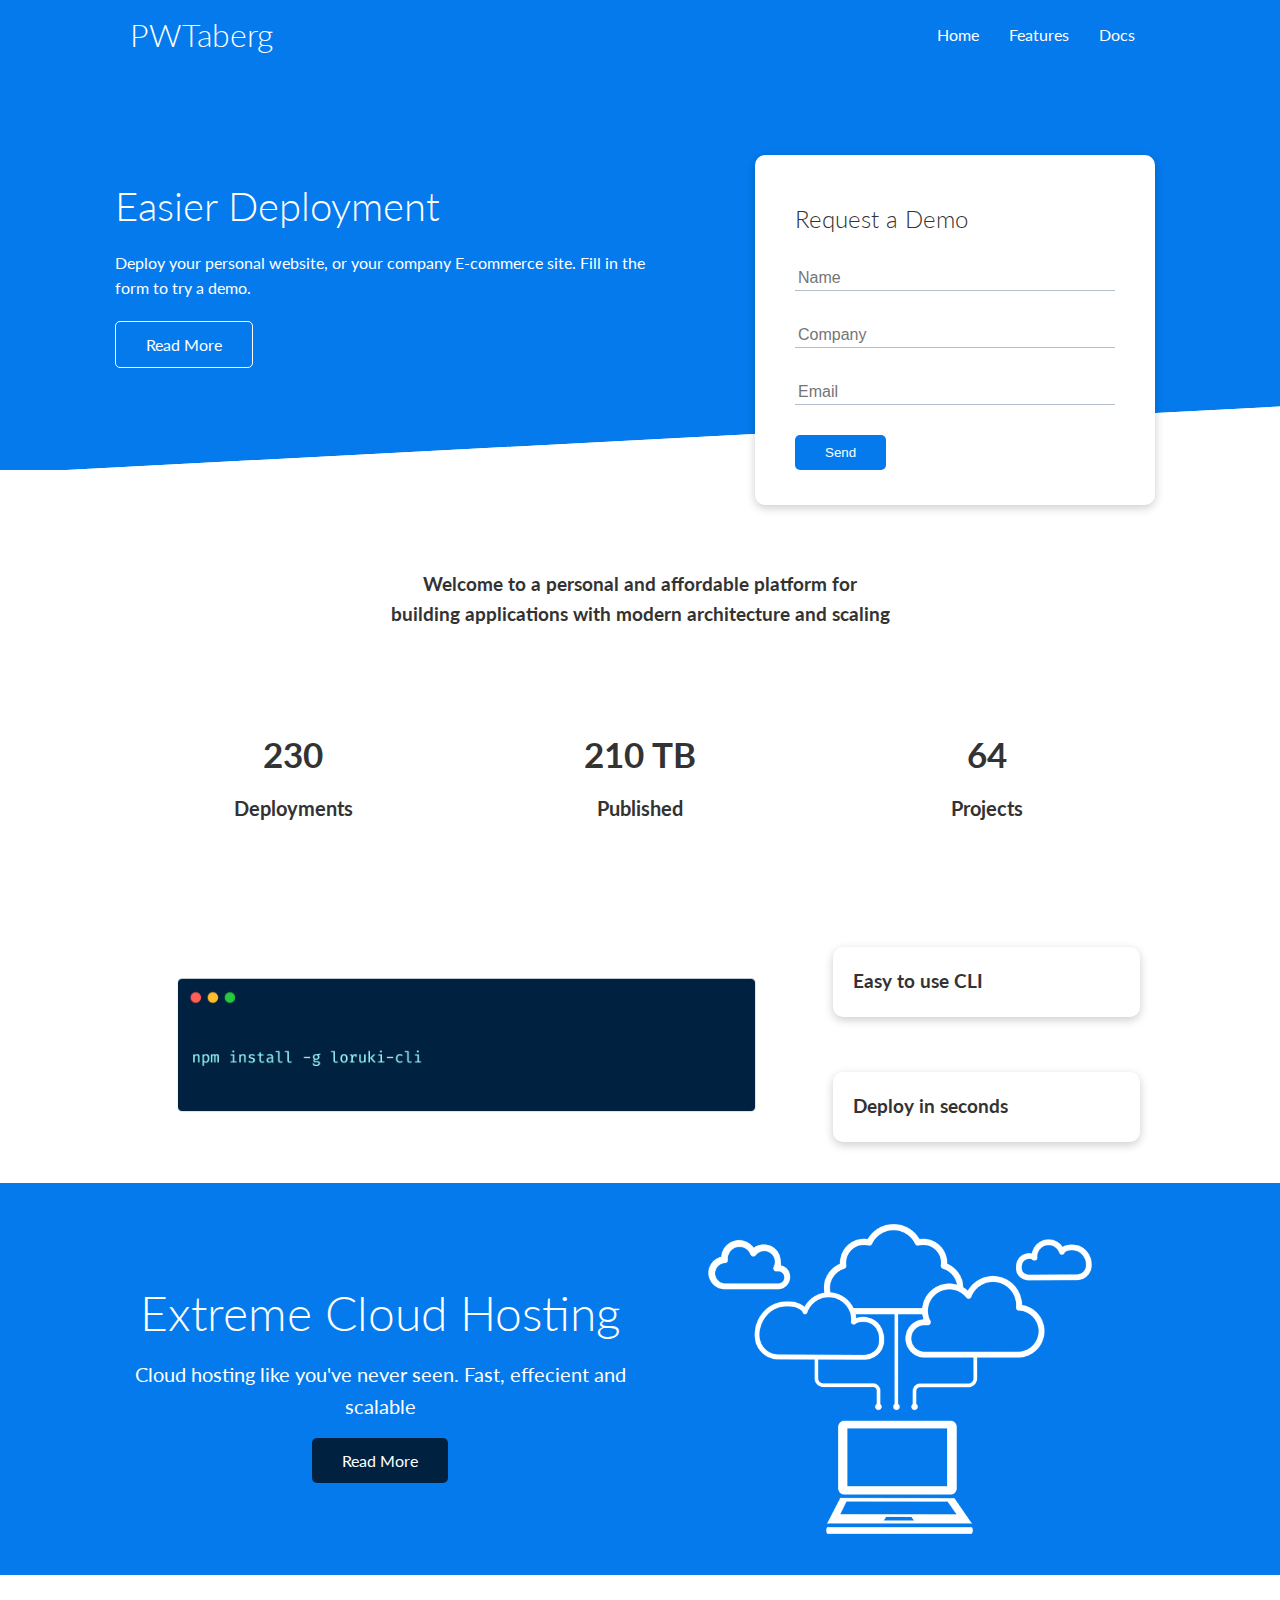
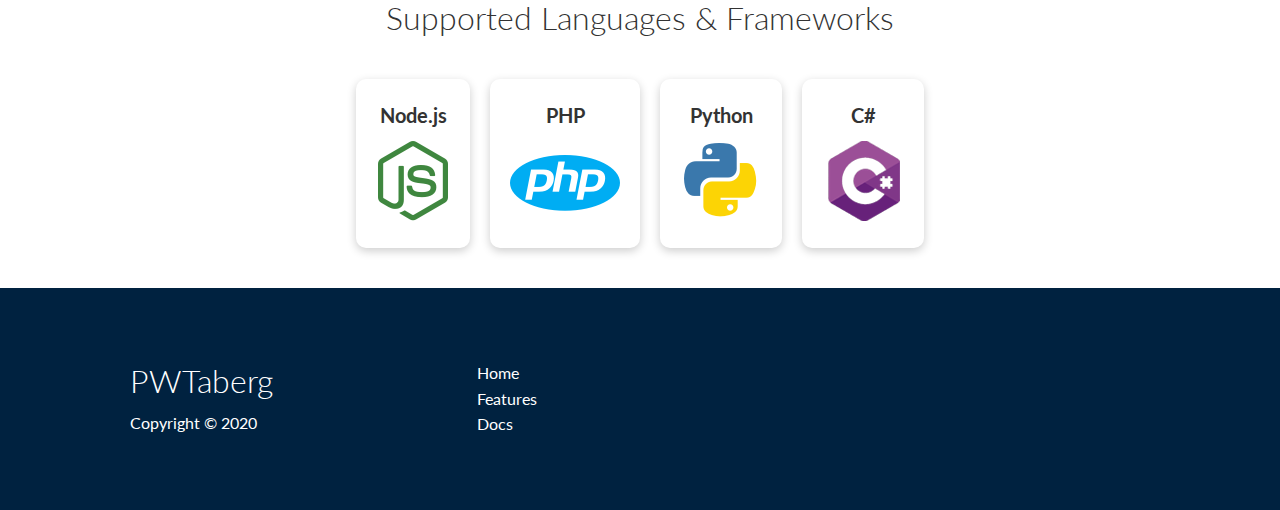
<file: index.html>
<!DOCTYPE html>
<html lang="en">

<head>
    <meta charset="UTF-8">
    <meta name="viewport" content="width=device-width, initial-scale=1.0">
    <link rel="stylesheet" href="https://cdnjs.cloudflare.com/ajax/libs/font-awesome/5.15.1/css/all.min.css"
        integrity="sha512-+4zCK9k+qNFUR5X+cKL9EIR+ZOhtIloNl9GIKS57V1MyNsYpYcUrUeQc9vNfzsWfV28IaLL3i96P9sdNyeRssA=="
        crossorigin="anonymous" />
    <link rel="stylesheet" href="css/utilities.css">
    <link rel="stylesheet" href="css/style.css">

    <title>PWTaberg | Cloud Hosting</title>
</head>

<body>
    <!-- Navbar -->
    <div class="navbar">
        <div class="container flex">
            <h1 class="logo">PWTaberg</h1>
            <nav>
                <ul>
                    <li><a href="index.html">Home</a></li>
                    <li><a href="features.html">Features</a></li>
                    <li><a href="docs.html">Docs</a></li>
                </ul>
            </nav>
        </div>
    </div>

    <!-- Showcase -->
    <section class="showcase">
        <div class="container grid">
            <div class="showcase-text">
                <h1>Easier Deployment</h1>
                <p>Deploy your personal website, or your company E-commerce site. Fill in the form to try a demo.
                </p>
                <a href="features.html" class="btn btn-outline">Read More</a>
            </div>
            <div class="showcase-form card">
                <h2>Request a Demo</h2>
                <form>
                    <div class="form-control">
                        <input type="text" name="name" placeholder="Name" required>
                    </div>
                    <div class="form-control">
                        <input type="text" name="company" placeholder="Company" required>
                    </div>
                    <div class="form-control">
                        <input type="email" name="email" placeholder="Email" required>
                    </div>
                    <input class="btn btn-primary" type="submit" value="Send">
                </form>
            </div>
        </div>
    </section>

    <!-- Stats-->
    <section class="stats">
        <div class="container">
            <h3 class="stats-heading text-center my-1">
                Welcome to a personal and affordable platform for building applications with modern architecture and
                scaling
            </h3>
            <div class="grid grid-3 text-center my-4">
                <div>
                    <i class="fas fa-server fa-3x"></i>
                    <h3>230</h3>
                    <p class="text--secondary">Deployments</p>
                </div>
                <div>
                    <i class="fas fa-upload fa-3x"></i>
                    <h3>210 TB</h3>
                    <p class="text--secondary">Published</p>
                </div>
                <div>
                    <i class="fas fa-project-diagram fa-3x"></i>
                    <h3>64</h3>
                    <p class="text--secondary">Projects</p>
                </div>
            </div>
        </div>
    </section>
    <!-- CLI-->
    <section class="cli">
        <div class="container grid">
            <img src="images/cli.png" alt="">
            <div class="card">
                <h3>Easy to use CLI</h3>
            </div>
            <div class="card">
                <h3>Deploy in seconds</h3>
            </div>
        </div>
    </section>

    <!--Cloud -->
    <section class="cloud bg-primary my-2 py-2">
        <div class="container grid">
            <div class="text-center">
                <h2 class="lg">Extreme Cloud Hosting</h2>
                <p class="lead my-1">Cloud hosting like you've never seen. Fast, effecient and scalable </p>
                <a class="btn btn-dark" href="features.html">Read More</a>
            </div>
            <img src="images/cloud.png" alt="">
        </div>
    </section>

    <!-- Languages -->
    <section class="languages">
        <h2 class="md text-center my-2">Supported Languages & Frameworks</h2>
        <div class="container flex">
            <div class="card">
                <h4>Node.js</h4>
                <img src="images/logos/node.png" alt="">
            </div>
            <div class="card">
                <h4>PHP</h4>
                <img src="images/logos/php.png" alt="">
            </div>
            <div class="card">
                <h4>Python</h4>
                <img src="images/logos/python.png" alt="">
            </div>
            <div class="card">
                <h4>C#</h4>
                <img src="images/logos/csharp.png" alt="">
            </div>
        </div>
    </section>

    <!-- Footer -->
    <footer class="footer bg-dark py-5">
        <div class="container grid grid-3">
            <div>
                <h1>PWTaberg</h1>
                <p>Copyright &copy; 2020</p>
            </div>
            <nav>
                <ul>
                    <li><a href="index.html">Home</a></li>
                    <li><a href="features.html">Features</a></li>
                    <li><a href="docs.html">Docs</a></li>
                </ul>
            </nav>
            <div class="social">
                <a href="#"><i class="fab fa-github fa-2x"></i></a>
                <a href="#"><i class="fab fa-facebook fa-2x"></i></a>
                <a href="#"><i class="fab fa-instagram fa-2x"></i></a>
                <a href="#"><i class="fab fa-twitter fa-2x"></i></a>
            </div>
        </div>
    </footer>
</body>

</html>
</file>
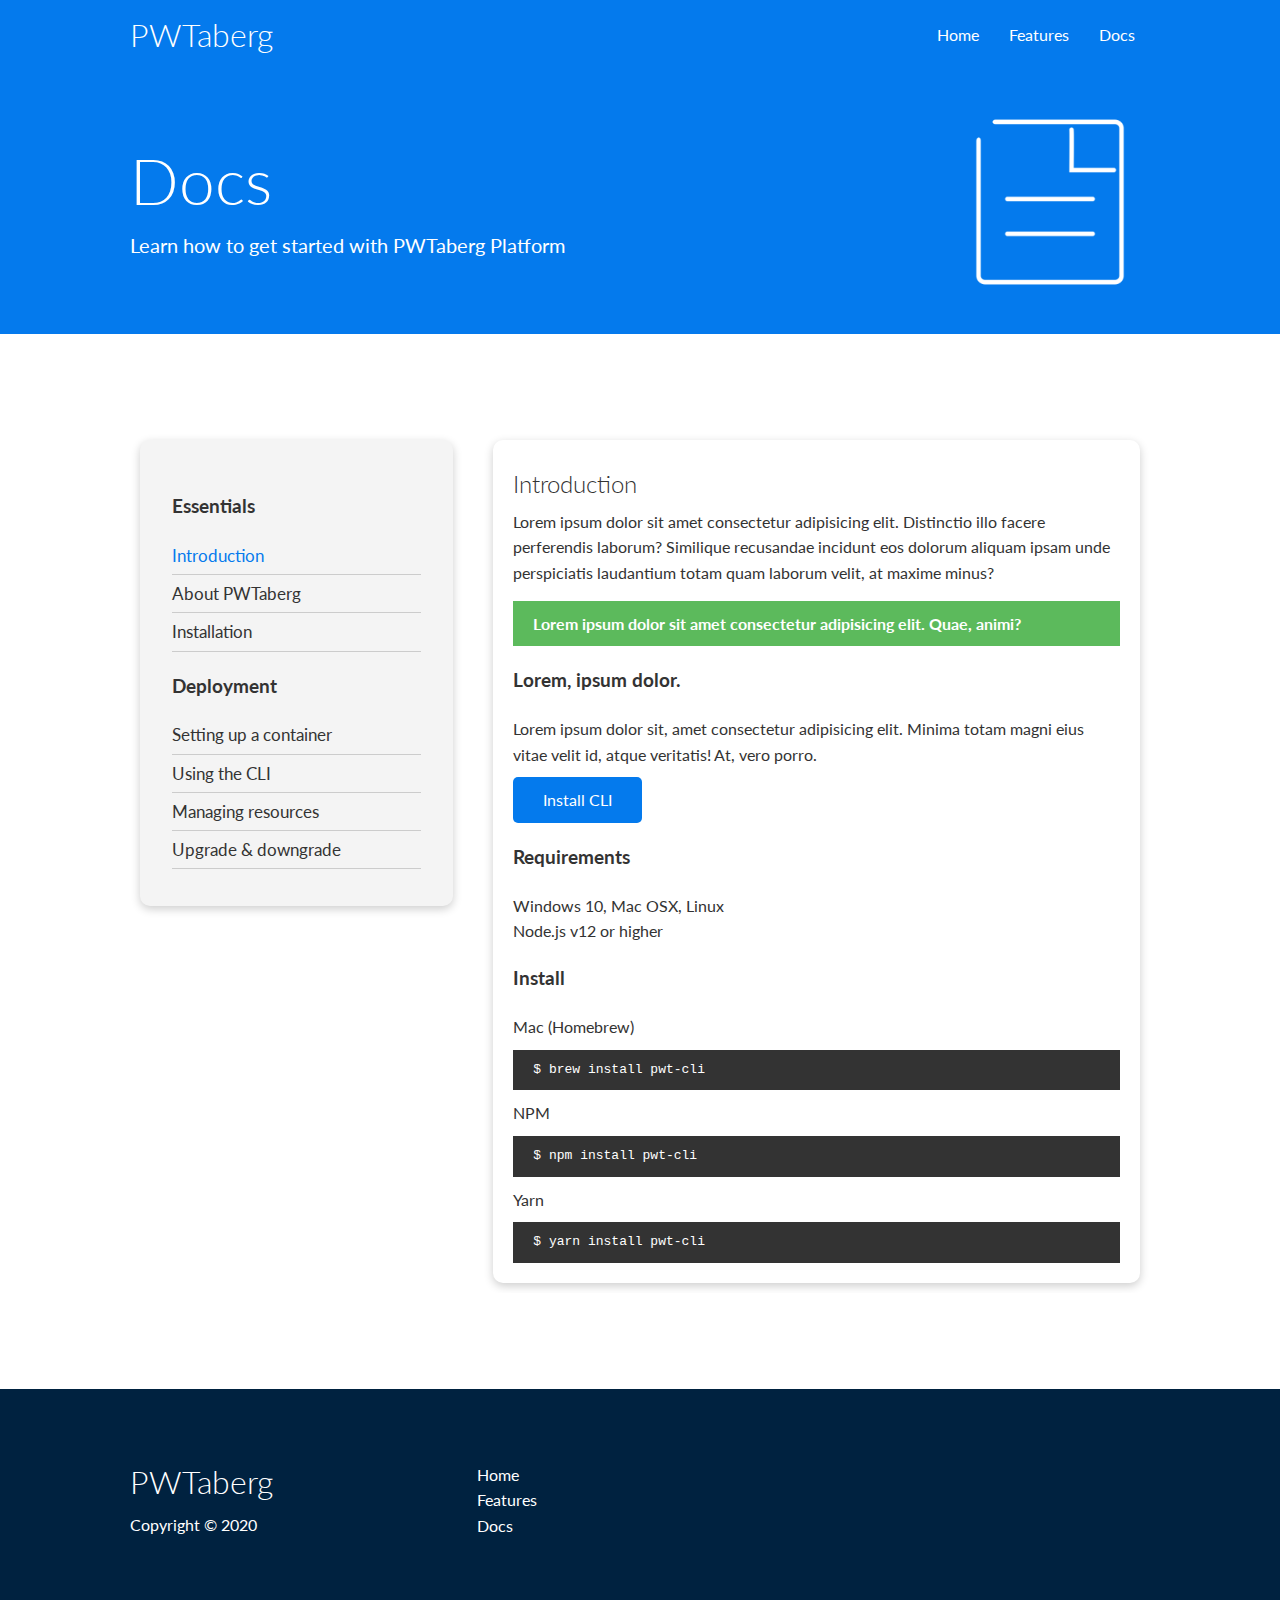
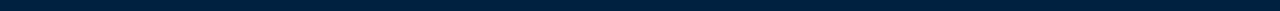
<file: docs.html>
<!DOCTYPE html>
<html lang="en">

<head>
    <meta charset="UTF-8">
    <meta name="viewport" content="width=device-width, initial-scale=1.0">
    <link rel="stylesheet" href="https://cdnjs.cloudflare.com/ajax/libs/font-awesome/5.15.1/css/all.min.css"
        integrity="sha512-+4zCK9k+qNFUR5X+cKL9EIR+ZOhtIloNl9GIKS57V1MyNsYpYcUrUeQc9vNfzsWfV28IaLL3i96P9sdNyeRssA=="
        crossorigin="anonymous" />
    <link rel="stylesheet" href="css/utilities.css">
    <link rel="stylesheet" href="css/style.css">

    <title>PWTaberg | Cloud Hosting</title>
</head>



<body>
    <!-- Navbar -->
    <div class="navbar">
        <div class="container flex">
            <h1 class="logo">PWTaberg</h1>
            <nav>
                <ul>
                    <li><a href="index.html">Home</a></li>
                    <li><a href="features.html">Features</a></li>
                    <li><a href="docs.html">Docs</a></li>
                </ul>
            </nav>
        </div>
    </div>

    <!-- Head -->
    <section class="docs-head bg-primary py-3">
        <div class="container grid">
            <div>
                <h1 class="xl">Docs</h1>
                <p class="lead">
                    Learn how to get started with PWTaberg Platform
                </p>
            </div>
            <img src="images/docs.png" alt="">
        </div>
    </section>
    <!-- Docs main -->
    <section class="docs-main my-4">
        <div class="container grid">
            <div class="card bg-light p-3">
                <h3 class="my-2">Essentials</h3>
                <nav>
                    <ul>
                        <li><a class="text-primary" href="#">Introduction</a></li>
                        <li><a href="#">About PWTaberg</a></li>
                        <li><a href="#">Installation</a></li>
                    </ul>
                </nav>
                <h3 class="my-2">Deployment</h3>
                <nav>
                    <ul>
                        <li><a href="#">Setting up a container</a></li>
                        <li><a href="#">Using the CLI</a></li>
                        <li><a href="#">Managing resources</a></li>
                        <li><a href="#">Upgrade & downgrade</a></li>
                    </ul>
                </nav>
            </div>
            <div class="card">
                <h2>Introduction</h2>
                <p>Lorem ipsum dolor sit amet consectetur adipisicing elit. Distinctio illo facere perferendis laborum?
                    Similique recusandae incidunt eos dolorum aliquam ipsam unde perspiciatis laudantium totam quam
                    laborum velit, at maxime minus?</p>

                <div class="alert alert-success">
                    <i class="fas fa-info"></i> Lorem ipsum dolor sit amet consectetur adipisicing elit. Quae, animi?
                </div>

                <h3>Lorem, ipsum dolor.</h3>
                <p>Lorem ipsum dolor sit, amet consectetur adipisicing elit. Minima totam magni eius vitae velit id,
                    atque veritatis! At, vero porro.</p>
                <a href="#" class="btn btn-primary">Install CLI</a>

                <h3>Requirements</h3>
                <ul>
                    <li>Windows 10, Mac OSX, Linux</li>
                    <li>Node.js v12 or higher</li>
                </ul>

                <h3>Install</h3>
                <p>Mac (Homebrew)</p>
                <pre><code>$ brew install pwt-cli</code></pre>
                <p>NPM</p>
                <pre><code>$ npm install pwt-cli</code></pre>
                <p>Yarn</p>
                <pre><code>$ yarn install pwt-cli</code></pre>

            </div>
        </div>
    </section>



    <!-- Footer -->
    <footer class="footer bg-dark py-5">
        <div class="container grid grid-3">
            <div>
                <h1>PWTaberg</h1>
                <p>Copyright &copy; 2020</p>
            </div>
            <nav>
                <ul>
                    <li><a href="index.html">Home</a></li>
                    <li><a href="features.html">Features</a></li>
                    <li><a href="docs.html">Docs</a></li>
                </ul>
            </nav>
            <div class="social">
                <a href="#"><i class="fab fa-github fa-2x"></i></a>
                <a href="#"><i class="fab fa-facebook fa-2x"></i></a>
                <a href="#"><i class="fab fa-instagram fa-2x"></i></a>
                <a href="#"><i class="fab fa-twitter fa-2x"></i></a>
            </div>
        </div>
    </footer>
</body>

</html>
</file>
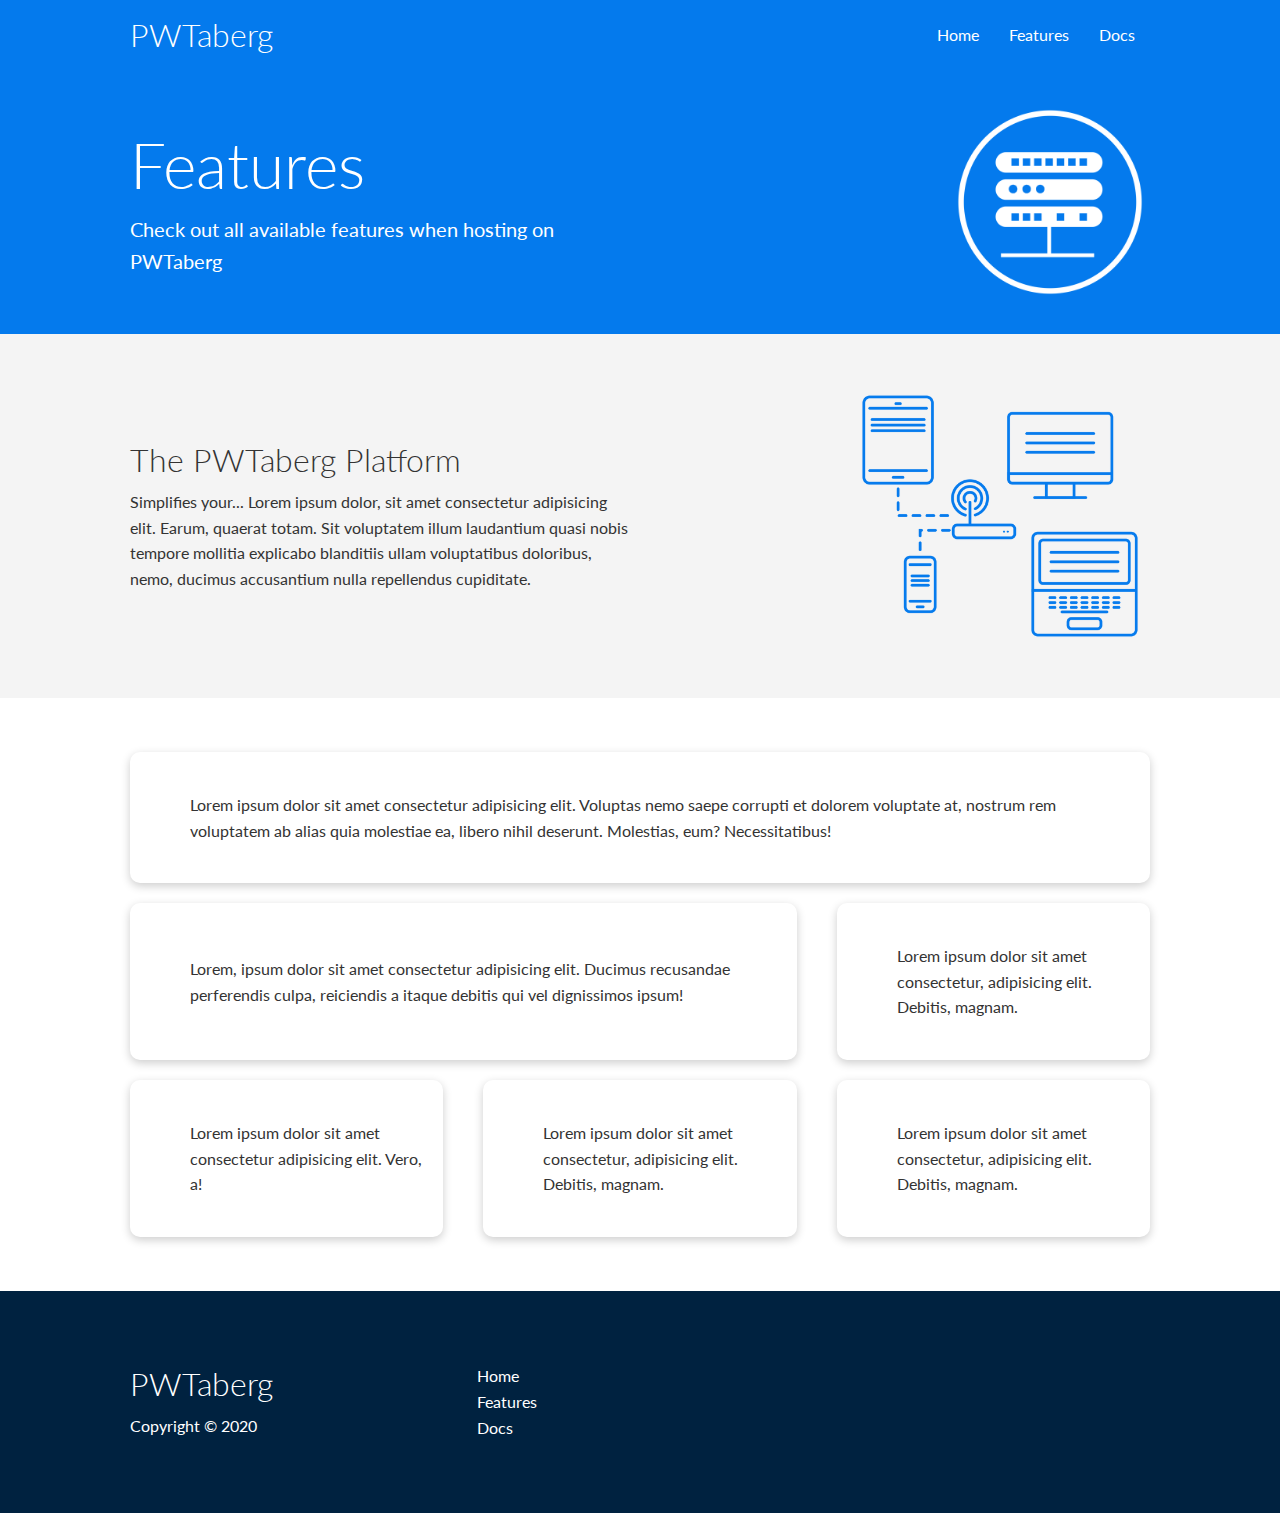
<file: features.html>
<!DOCTYPE html>
<html lang="en">

<head>
    <meta charset="UTF-8">
    <meta name="viewport" content="width=device-width, initial-scale=1.0">
    <link rel="stylesheet" href="https://cdnjs.cloudflare.com/ajax/libs/font-awesome/5.15.1/css/all.min.css"
        integrity="sha512-+4zCK9k+qNFUR5X+cKL9EIR+ZOhtIloNl9GIKS57V1MyNsYpYcUrUeQc9vNfzsWfV28IaLL3i96P9sdNyeRssA=="
        crossorigin="anonymous" />
    <link rel="stylesheet" href="css/utilities.css">
    <link rel="stylesheet" href="css/style.css">

    <title>PWTaberg | Cloud Hosting</title>
</head>



<body>
    <!-- Navbar -->
    <div class="navbar">
        <div class="container flex">
            <h1 class="logo">PWTaberg</h1>
            <nav>
                <ul>
                    <li><a href="index.html">Home</a></li>
                    <li><a href="features.html">Features</a></li>
                    <li><a href="docs.html">Docs</a></li>
                </ul>
            </nav>
        </div>
    </div>

    <!-- Head -->
    <section class="features-head bg-primary py-3">
        <div class="container grid">
            <div>
                <h1 class="xl">Features</h1>
                <p class="lead">
                    Check out all available features when hosting on PWTaberg
                </p>
            </div>
            <img src="images/server.png" alt="">
        </div>
    </section>

    <!-- Sub head -->
    <section class="features-sub-head bg-light py-3">
        <div class="container grid">
            <div>

                <h1 class="md">The PWTaberg Platform</h1>
                <p>
                    Simplifies your... Lorem ipsum dolor, sit amet consectetur adipisicing elit. Earum, quaerat
                    totam.
                    Sit voluptatem illum laudantium quasi nobis tempore mollitia explicabo blanditiis ullam
                    voluptatibus
                    doloribus, nemo, ducimus accusantium nulla repellendus cupiditate.
                </p>
            </div>
            <img src="images/server2.png" alt="">
        </div>
    </section>

    <!-- Main section -->
    <section class="features-main my-2">
        <div class="container grid grid-3">
            <div class="card flex">
                <i class="fas fa-server fa-3x"></i>
                <p>Lorem ipsum dolor sit amet consectetur adipisicing elit. Voluptas nemo saepe corrupti et dolorem
                    voluptate at, nostrum rem voluptatem ab alias quia molestiae ea, libero nihil deserunt. Molestias,
                    eum? Necessitatibus!</p>
            </div>
            <div class="card flex">
                <i class="fas fa-network-wired fa-3x"></i>
                <p>
                    Lorem, ipsum dolor sit amet consectetur adipisicing elit. Ducimus
                    recusandae perferendis culpa, reiciendis a itaque debitis qui vel
                    dignissimos ipsum!
                </p>
            </div>
            <div class="card flex">
                <i class="fas fa-laptop-code fa-3x"></i>
                <p>
                    Lorem ipsum dolor sit amet consectetur, adipisicing elit. Debitis,
                    magnam.
                </p>
            </div>
            <div class="card flex">
                <i class="fas fa-database fa-3x"></i>
                <p>
                    Lorem ipsum dolor sit amet consectetur adipisicing elit. Vero, a!
                </p>
            </div>
            <div class="card flex">
                <i class="fas fa-power-off fa-3x"></i>
                <p>
                    Lorem ipsum dolor sit amet consectetur, adipisicing elit. Debitis,
                    magnam.
                </p>
            </div>
            <div class="card flex">
                <i class="fas fa-upload fa-3x"></i>
                <p>
                    Lorem ipsum dolor sit amet consectetur, adipisicing elit. Debitis,
                    magnam.
                </p>
            </div>
        </div>
    </section>


    <!-- Footer -->
    <footer class="footer bg-dark py-5">
        <div class="container grid grid-3">
            <div>
                <h1>PWTaberg</h1>
                <p>Copyright &copy; 2020</p>
            </div>
            <nav>
                <ul>
                    <li><a href="index.html">Home</a></li>
                    <li><a href="features.html">Features</a></li>
                    <li><a href="docs.html">Docs</a></li>
                </ul>
            </nav>
            <div class="social">
                <a href="#"><i class="fab fa-github fa-2x"></i></a>
                <a href="#"><i class="fab fa-facebook fa-2x"></i></a>
                <a href="#"><i class="fab fa-instagram fa-2x"></i></a>
                <a href="#"><i class="fab fa-twitter fa-2x"></i></a>
            </div>
        </div>
    </footer>
</body>

</html>
</file>
<file: css/utilities.css>
/* Utilities */
.container {
	max-width: 1100px;
	margin: 0 auto;
	overflow: auto;
	padding: 0 40px;
}

.card {
	background-color: #fff;
	color: #333;
	border-radius: 10px;
	box-shadow: 0 3px 10px rgba(0, 0, 0, 0.2);
	padding: 20px;
	margin: 10px;
}

.btn {
	display: inline-block;
	padding: 10px 30px;
	cursor: pointer;
	background: var(--primary-color);
	color: #fff;
	border: none;
	border-radius: 5px;
}

.btn-outline {
	background-color: transparent;
	border: 1px #fff solid;
}

.btn:hover {
	transform: scale(0.96);
}

.text-center {
	text-align: center;
}

/* backgrounds and colored buttons */
.bg-primary,
.btn-primary {
	background-color: var(--primary-color);
	color: #fff;
}

.bg-secondary,
.btn-secondary {
	background-color: var(--secondary-color);
	color: #fff;
}

.bg-dark,
.btn-dark {
	background-color: var(--dark-color);
	color: #fff;
}

.bg-light,
.btn-light {
	background-color: var(--light-color);
	color: #333;
}

.bg-primary a,
.btn-primary a,
.bg-secondary a,
.btn-secondary a,
.bg-dark a,
.btn-dark a {
	color: #fff;
}

/* Text colors */
.text-primary {
	color: var(--primary-color);
}

.text-secondary {
	color: var(--secondary-color);
}

.text-dark {
	color: var(--dark-color);
}

.text-light {
	color: var(--light-color);
}

/* Text sizes */
.sm {
	font-size: 1rem;
}

.md {
	font-size: 2rem;
}

.lg {
	font-size: 3rem;
}

.xl {
	font-size: 4rem;
}

.lead {
	font-size: 20px;
}

/* Alert */

.alert {
	background-color: var(--light-color);
	padding: 10px 20px;
	font-weight: bold;
	margin: 15px 0;
}

.alert i {
	margim-right: 10px;
}

.alert-success {
	background-color: var(--success-color);
	color: #fff;
}

.alert-error {
	background-color: var(--error-color);
	color: #fff;
}

.flex {
	display: flex;
	/* main axis */
	justify-content: center;
	/* cross axis */
	align-items: center;
	height: 100%;
}

.grid {
	display: grid;
	grid-template-columns: repeat(2, 1fr);
	gap: 20px;
	/* main axis */
	justify-content: center;
	/* cross axis */
	align-items: center;
	/* needed for the grid to fill up the container */
	height: 100%;
}

.grid-3 {
	grid-template-columns: repeat(3, 1fr);
}

/* Margin */
.my-1 {
	margin: 1rem 0;
}

.my-2 {
	margin: 1.5rem 0;
}
.my-3 {
	margin: 2rem 0;
}
.my-4 {
	margin: 3rem 0;
}
.my-5 {
	margin: 4rem 0;
}
.m-1 {
	margin: 1rem 0;
}

.m-2 {
	margin: 1.5rem;
}
.m-3 {
	margin: 2rem;
}
.m-4 {
	margin: 3rem;
}
.my-5 {
	margin: 4rem;
}
/* Padding */
.py-1 {
	padding: 1rem 0;
}

.py-2 {
	padding: 1.5rem 0;
}
.py-3 {
	padding: 2rem 0;
}
.my-4 {
	padding: 3rem 0;
}
.py-5 {
	padding: 4rem 0;
}
.p-1 {
	padding: 1rem 0;
}

.p-2 {
	padding: 1.5rem;
}
.p-3 {
	padding: 2rem;
}
.m-4 {
	padding: 3rem;
}
.py-5 {
	padding: 4rem;
}
</file>
<file: css/style.css>
@import url('https://fonts.googleapis.com/css2?family=Lato:wght@300&display=swap');

:root {
	--primary-color: #047aed;
	--secondary-color: #1c3fa8;
	--dark-color: #002240;
	--light-color: #f4f4f4;
	--success-color: #5cba5c;
	--light-color: #f4f4f4;
	--error-color: #d9434f;
	--danger-color: #d9434f;
}

* {
	box-sizing: border-box;
	padding: 0;
	margin: 0;
}

body {
	font-family: 'Lato', sans-serif;
	color: #333;
	line-height: 1.6;
}

ul {
	list-style-type: none;
}

a {
	text-decoration: none;
	color: #333;
}

h1,
h2 {
	font-weight: 300;
	line-height: 1.2;
	margin: 10px 0;
}

p {
	margin: 10px 0;
}

img {
	width: 100%;
}

code,
pre {
	background: #333;
	color: #fff;
	padding: 10px;
}
/* Navbar */

.navbar {
	background-color: var(--primary-color);
	color: #fff;
	height: 70px;
}

.navbar ul {
	display: flex;
}

.navbar a {
	color: #fff;
	padding: 10px;
	margin: 0 5px;
}
.navbar .flex {
	justify-content: space-between;
}

.navbar a:hover {
	border-bottom: 2px #fff solid;
}

/* Showcase */
.showcase {
	height: 400px;
	background-color: var(--primary-color);
	color: #fff;
	position: relative;
}

.showcase h1 {
	font-size: 40px;
}

.showcase p {
	margin: 20px 0;
}

.showcase .grid {
	/* make card overflow visible */
	overflow: visible;
	grid-template-columns: 55% 45%;
	gap: 30px;
}

.showcase-text {
	animation: slideInFromLeft 1s ease-in;
}

.showcase-form {
	position: relative;
	top: 60px;
	height: 350px;
	width: 400px;
	padding: 40px;
	z-index: 100;
	/* make the card move from edge when smaller */
	justify-self: flex-end;
	animation: slideInFromRight 1s ease-in;
}

.showcase-form .form-control {
	margin: 30px 0;
}

.showcase-form input[type='text'],
.showcase-form input[type='email'] {
	border: 0;
	border-bottom: 1px solid #b4becb;
	width: 100%;
	padding: 3px;
	font-size: 16px;
}
.showcase-form input:focus {
	outline: none;
}

/* slant ?? */
.showcase::before,
.showcase::after {
	content: '';
	position: absolute;
	height: 100px;
	bottom: -70px;
	right: 0;
	left: 0;
	background: #fff;
	transform: skewY(-3deg);
	/* chrome  */
	-webkit-transform: skewY(-3deg);
	/* safari */
	-moz-transform: skewY(-3deg);
	-ms-transform: skewY(-3deg);
}

/* Stats */
.stats {
	padding-top: 100px;
	animation: slideInFromBottom 1s ease-in;
}

.stats-heading {
	max-width: 500px;
	margin: auto;
}

.stats .grid h3 {
	font-size: 35px;
}

.stats .grid p {
	font-size: 20px;
	font-weight: bold;
}

.cli .grid {
	grid-template-columns: repeat(3, 1fr);
	grid-template-rows: repeat(2, 1fr);
}

.cli .grid > *:first-child {
	grid-column: 1 / span 2;
	grid-row: 1 / span 2;
}

/* Languages */
.languages .flex {
	flex-wrap: wrap;
}
.languages .card {
	text-align: center;
	margin: 18px 10px 40px;
	transition: transform 0.2s ease-in;
}

.languages .card h4 {
	font-size: 20px;
	margin-bottom: 10px;
}

.languages .card:hover {
	transform: translateY(-15px);
}

/* Footer */
.footer .social a {
	margin: 0 10px;
}

/* Features */

.features-head img,
.docs-head img {
	width: 200px;
	justify-self: flex-end;
}

.features-sub-head img {
	width: 300px;
	justify-self: flex-end;
}

/* > i initial, direct icon */
.features-main .card > i {
	margin: 20px;
}

.features-main .grid {
	padding: 30px;
}

.features-main .grid > *:nth-child(2) {
	grid-column: 1 / span 2;
}

.features-main .grid > *:first-child {
	grid-column: 1 / span 3;
}

/* Docs */

.docs-main h3 {
	margin: 20px 0;
}

.docs-main .grid {
	grid-template-columns: 1fr 2fr;
	/* along the y-axis */
	align-items: flex-start;
}

.docs-main nav li {
	font-size: 17px;
	padding-bottom: 5px;
	margin-bottom: 5px;
	border-bottom: 1px #ccc solid;
}

.docs-main a:hover {
	font-weight: bold;
}

/* Animations */
@keyframes slideInFromLeft {
	0% {
		transform: translateX(-100%);
	}

	100% {
		transorm: translateX(0);
	}
}

@keyframes slideInFromRight {
	0% {
		transform: translateX(+100%);
	}

	100% {
		transform: translateX(0);
	}
}

@keyframes slideInFromTop {
	0% {
		transform: translateY(-100%);
	}

	100% {
		transform: translateY(0);
	}
}

@keyframes slideInFromBottom {
	0% {
		transform: translateY(+100%);
	}

	100% {
		transform: translateY(0);
	}
}

/* *** media *** */
/* Tablets and under */
@media (max-width: 768px) {
	.grid,
	.showcase .grid,
	.stats .grid,
	.cli .grid,
	.cloud .grid,
	.features-main .grid,
	.docs-main .grid {
		grid-template-columns: 1fr;
	}

	.showcase {
		height: auto;
	}

	.showcase-text {
		text-align: center;
		margin-top: 40px;
		animation: slideInFromTop 1s ease-in;
	}

	.showcase-form {
		justify-self: center;
		margin: auto;
		animation: slideInFromBottom 1s ease-in;
	}

	.cli .grid > *:first-child {
		grid-column: 1;
		grid-row: 1;
	}
	.features-head,
	.features-sub-head,
	.docs-head {
		text-align: center;
	}
	/* images in the center */
	.features-head img,
	.features-sub-head img,
	.docs-head img {
		justify-self: center;
	}

	/* a single column */
	.features-main .grid > *:first-child,
	.features-main .grid > *:nth-child(2) {
		grid-column: 1;
	}
}

/* Mobile */
@media (max-width: 500px) {
	.navbar {
		height: 110px;
	}

	.navbar .flex {
		flex-direction: column;
	}

	.navbar ul {
		padding: 10px;
		background-color: rgba(0, 0, 0, 0.1);
	}
}
</file>
